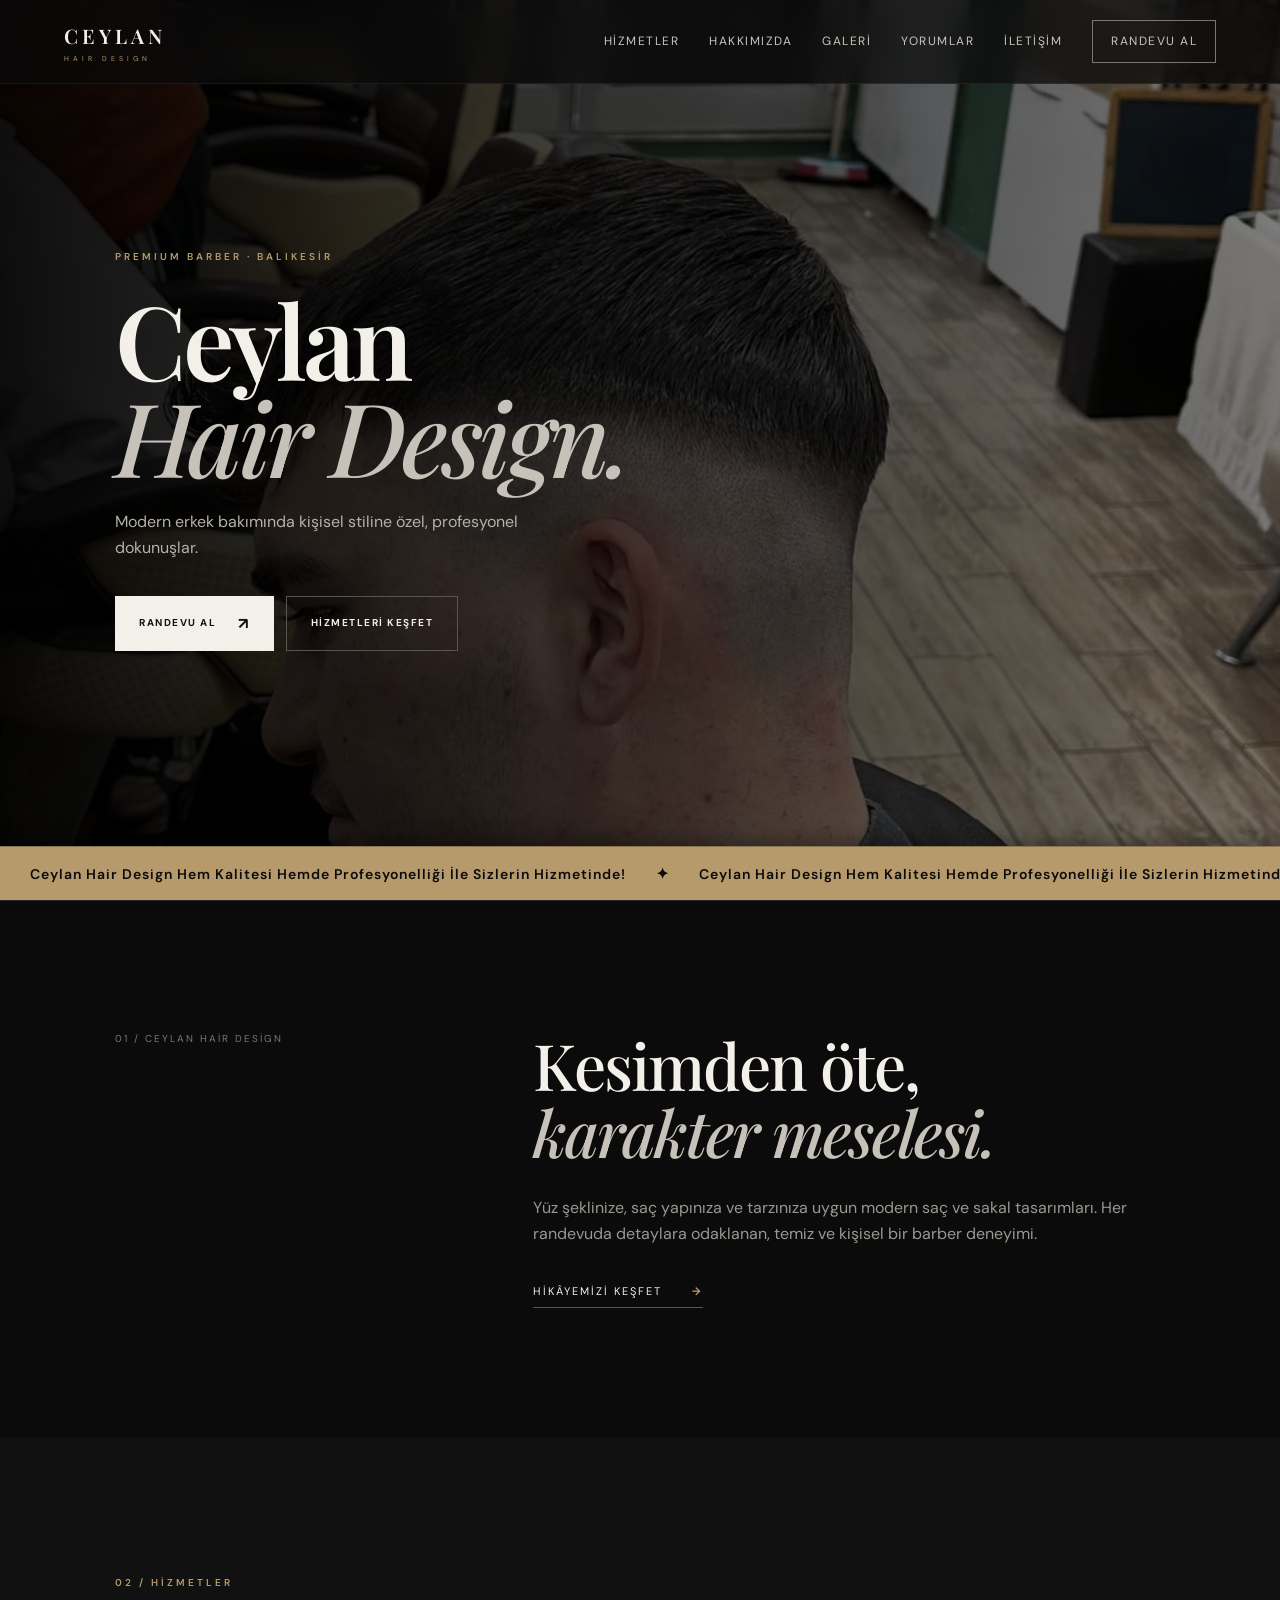
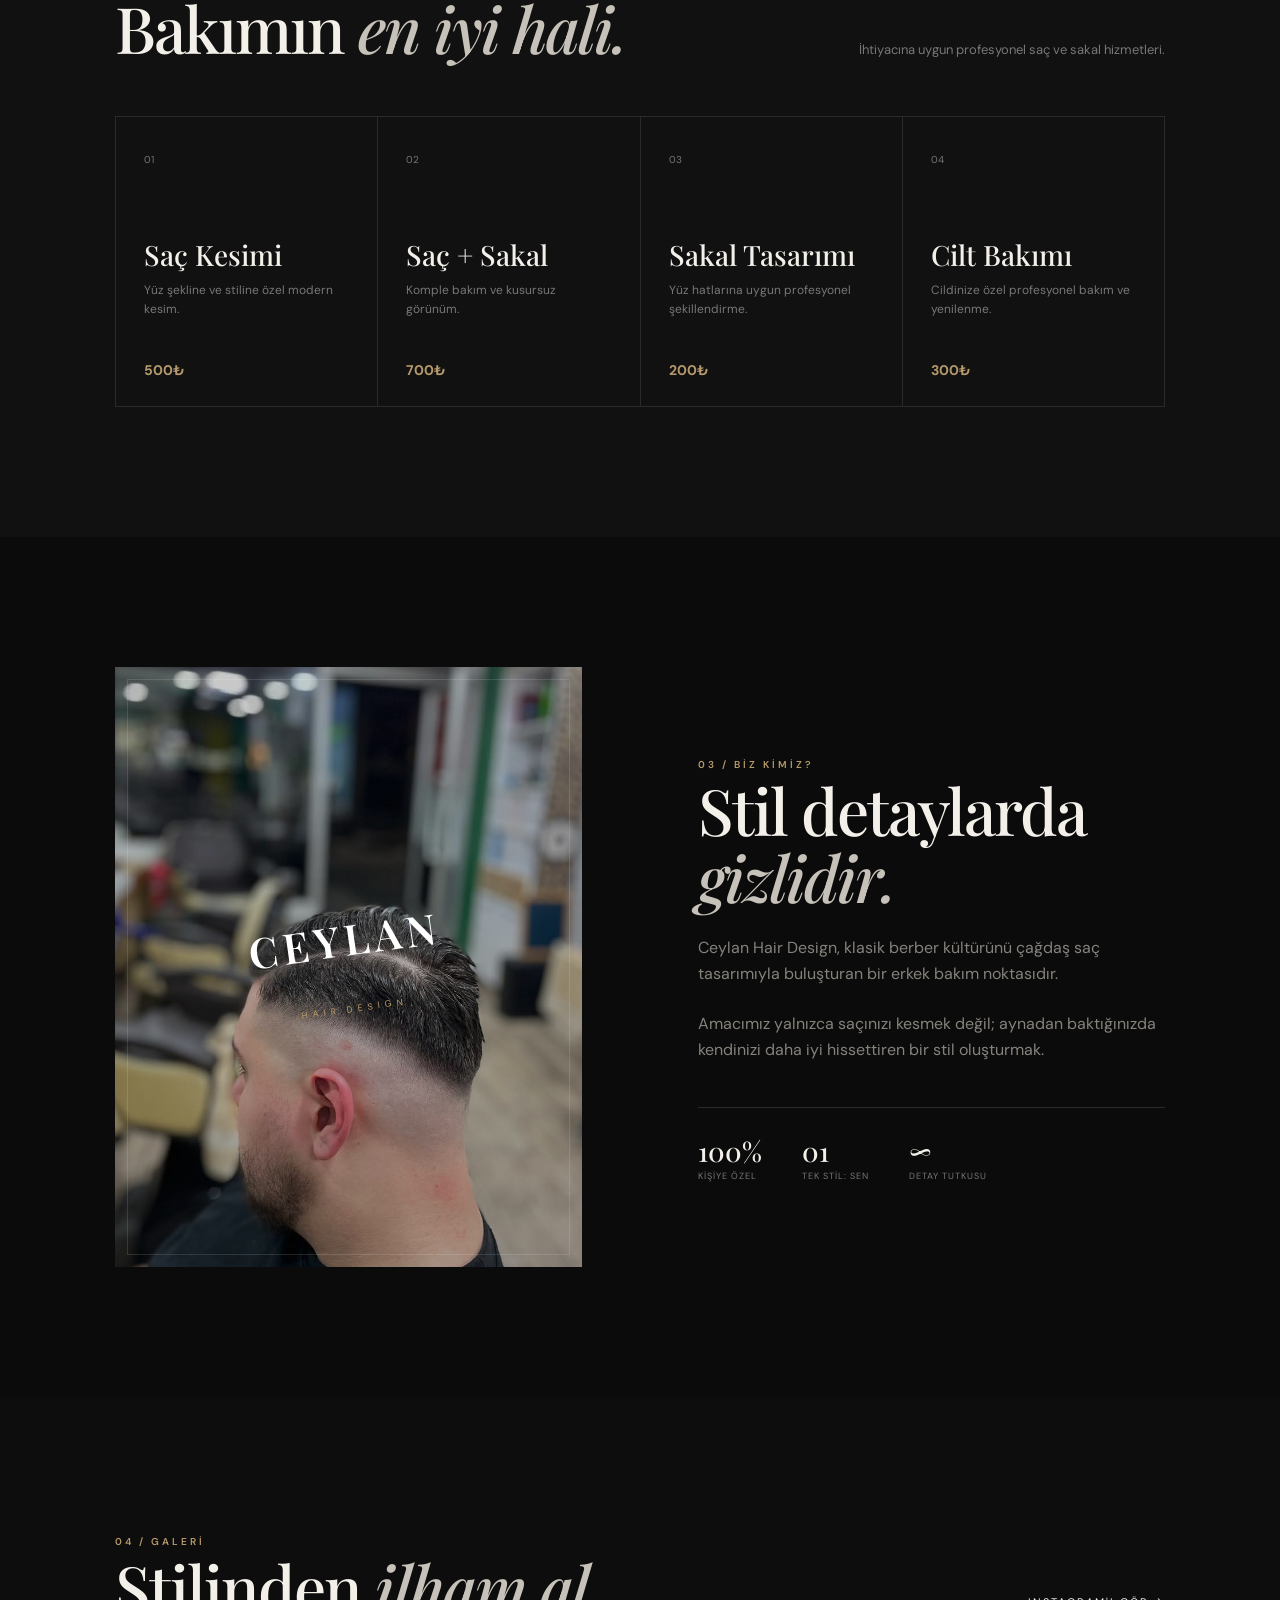
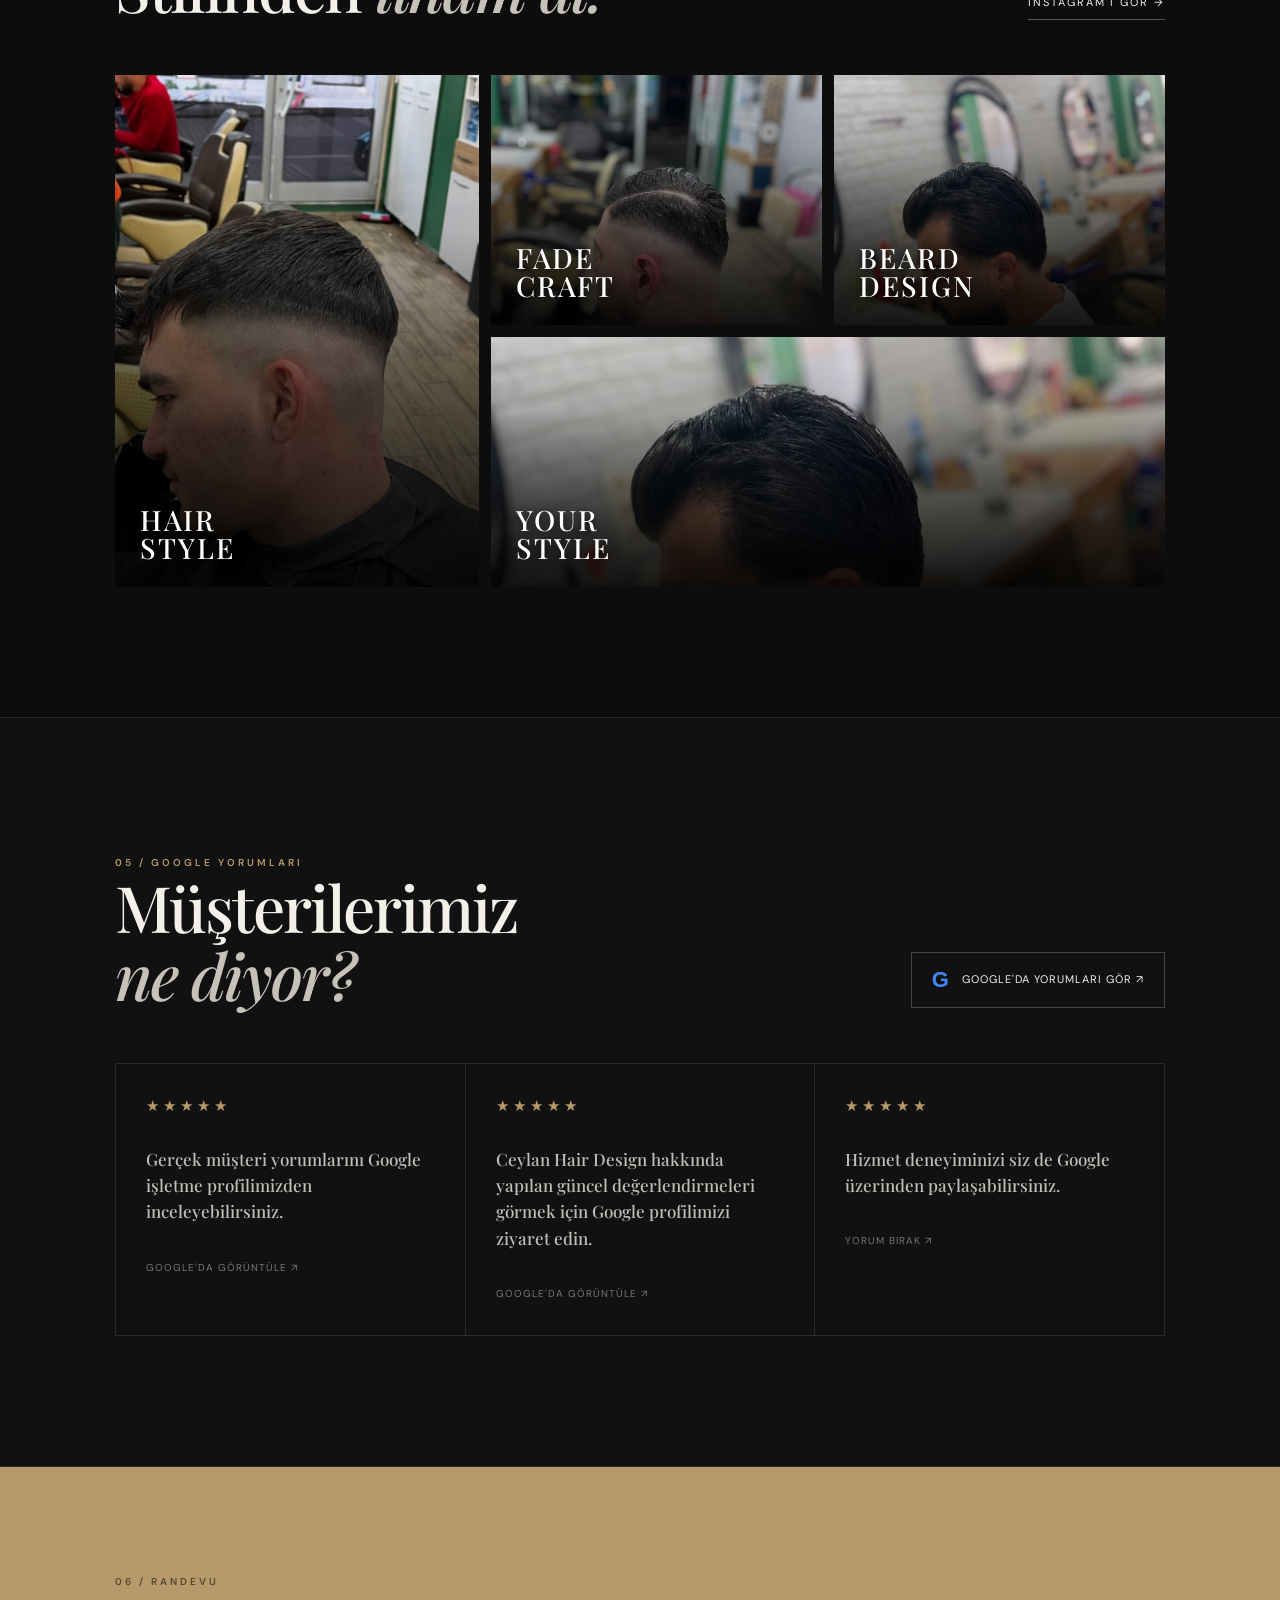
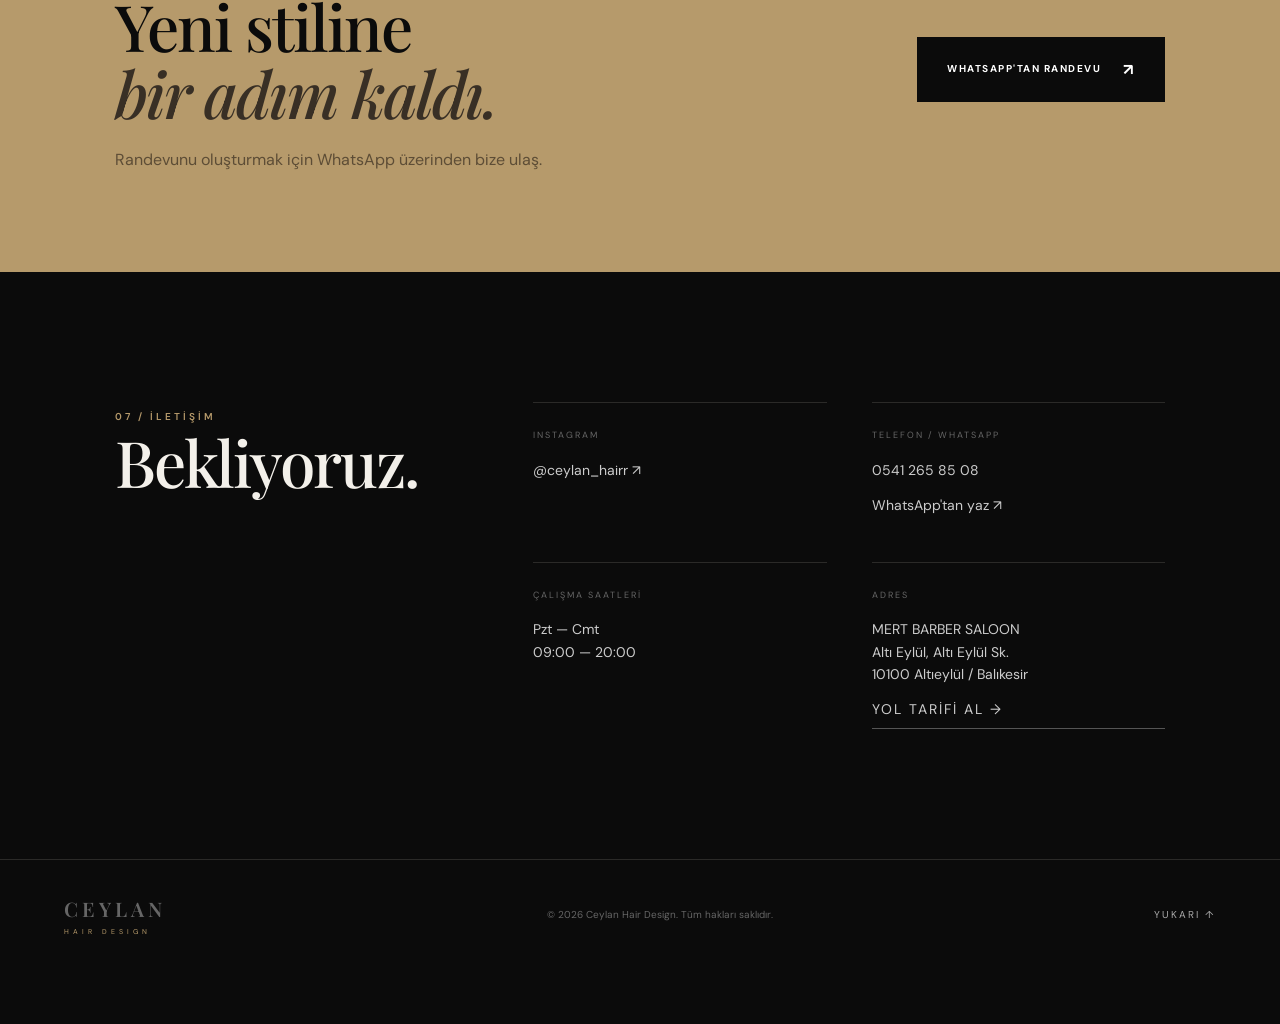
<file: index.html>
<!doctype html><html lang="tr"><head><meta charset="UTF-8"><meta name="viewport" content="width=device-width,initial-scale=1.0"><meta name="description" content="Ceylan Hair Design — modern erkek berberi, Balıkesir."><title>Ceylan Hair Design | Erkek Berberi</title><link rel="preconnect" href="https://fonts.googleapis.com"><link rel="preconnect" href="https://fonts.gstatic.com" crossorigin><link href="https://fonts.googleapis.com/css2?family=DM+Sans:wght@400;500;600;700&family=Playfair+Display:wght@500;600;700&display=swap" rel="stylesheet"><link rel="stylesheet" href="style.css"></head><body><div id="ticker"><div class="ticker-track"><span>Ceylan Hair Design Hem Kalitesi Hemde Profesyonelliği İle Sizlerin Hizmetinde!</span><b>✦</b><span>Ceylan Hair Design Hem Kalitesi Hemde Profesyonelliği İle Sizlerin Hizmetinde!</span><b>✦</b><span>Ceylan Hair Design Hem Kalitesi Hemde Profesyonelliği İle Sizlerin Hizmetinde!</span><b>✦</b><span>Ceylan Hair Design Hem Kalitesi Hemde Profesyonelliği İle Sizlerin Hizmetinde!</span><b>✦</b></div></div><header class="header"><a class="brand" href="#top"><span>CEYLAN</span><small>HAIR DESIGN</small></a><button class="menu" aria-label="Menüyü aç"><i></i><i></i></button><nav><a href="#hizmetler">Hizmetler</a><a href="#hakkimizda">Hakkımızda</a><a href="#galeri">Galeri</a><a href="#yorumlar">Yorumlar</a><a href="#iletisim">İletişim</a><a class="nav-cta" href="#randevu">Randevu Al</a></nav></header><main id="top"><section class="hero"><div class="hero-bg" style="background-image:linear-gradient(90deg,rgba(0,0,0,.94),rgba(0,0,0,.5)),url('assets/Screenshot_20260815-151736.jpg')"></div><div class="hero-content"><p class="eyebrow">PREMIUM BARBER · BALIKESİR</p><h1>Ceylan<br><em>Hair Design.</em></h1><p class="hero-text">Modern erkek bakımında kişisel stiline özel, profesyonel dokunuşlar.</p><div class="actions"><a class="btn btn-light" href="#randevu">Randevu Al <span>↗</span></a><a class="btn btn-ghost" href="#hizmetler">Hizmetleri Keşfet</a></div></div><div class="scroll">SCROLL <span></span></div></section><section class="intro"><div class="section-tag">01 / Ceylan Hair Design</div><div><h2>Kesimden öte,<br><em>karakter meselesi.</em></h2><p>Yüz şeklinize, saç yapınıza ve tarzınıza uygun modern saç ve sakal tasarımları. Her randevuda detaylara odaklanan, temiz ve kişisel bir barber deneyimi.</p><a class="text-link" href="#hakkimizda">Hikâyemizi keşfet <b>→</b></a></div></section><section id="hizmetler" class="services"><div class="section-head"><div><span class="eyebrow">02 / HİZMETLER</span><h2>Bakımın <em>en iyi hali.</em></h2></div><p>İhtiyacına uygun profesyonel saç ve sakal hizmetleri.</p></div><div class="service-grid"><article><span>01</span><h3>Saç Kesimi</h3><p>Yüz şekline ve stiline özel modern kesim.</p><strong>500₺</strong></article><article><span>02</span><h3>Saç + Sakal</h3><p>Komple bakım ve kusursuz görünüm.</p><strong>700₺</strong></article><article><span>03</span><h3>Sakal Tasarımı</h3><p>Yüz hatlarına uygun profesyonel şekillendirme.</p><strong>200₺</strong></article><article><span>04</span><h3>Cilt Bakımı</h3><p>Cildinize özel profesyonel bakım ve yenilenme.</p><strong>300₺</strong></article></div></section><section id="hakkimizda" class="about"><div class="about-photo" style="background-image:linear-gradient(rgba(0,0,0,.2),rgba(0,0,0,.35)),url('assets/Screenshot_20260815-151759.jpg')"><div class="photo-placeholder">CEYLAN<br><small>HAIR DESIGN</small></div></div><div class="about-copy"><span class="eyebrow">03 / BİZ KİMİZ?</span><h2>Stil detaylarda<br><em>gizlidir.</em></h2><p>Ceylan Hair Design, klasik berber kültürünü çağdaş saç tasarımıyla buluşturan bir erkek bakım noktasıdır.</p><p>Amacımız yalnızca saçınızı kesmek değil; aynadan baktığınızda kendinizi daha iyi hissettiren bir stil oluşturmak.</p><div class="stats"><div><b>100%</b><small>Kişiye Özel</small></div><div><b>01</b><small>Tek Stil: Sen</small></div><div><b>∞</b><small>Detay Tutkusu</small></div></div></div></section><section id="galeri" class="gallery"><div class="section-head"><div><span class="eyebrow">04 / GALERİ</span><h2>Stilinden <em>ilham al.</em></h2></div><a class="text-link" href="https://www.instagram.com/ceylan_hairr/" target="_blank" rel="noopener">Instagram'ı Gör →</a></div><div class="gallery-grid"><div class="gallery-card tall" style="background-image:linear-gradient(0deg,rgba(0,0,0,.65),transparent),url('assets/Screenshot_20260815-151736.jpg')"><span>HAIR<br>STYLE</span></div><div class="gallery-card" style="background-image:linear-gradient(0deg,rgba(0,0,0,.65),transparent),url('assets/Screenshot_20260815-151759.jpg')"><span>FADE<br>CRAFT</span></div><div class="gallery-card" style="background-image:linear-gradient(0deg,rgba(0,0,0,.65),transparent),url('assets/Screenshot_20260815-151811.jpg')"><span>BEARD<br>DESIGN</span></div><div class="gallery-card wide" style="background-image:linear-gradient(0deg,rgba(0,0,0,.65),transparent),url('assets/Screenshot_20260815-151811.jpg')"><span>YOUR<br>STYLE</span></div></div></section><section id="yorumlar" class="reviews"><div class="reviews-head"><div><span class="eyebrow">05 / GOOGLE YORUMLARI</span><h2>Müşterilerimiz<br><em>ne diyor?</em></h2></div><a class="google-link" href="https://www.google.com/search?q=MERT+BARBER+SALOON+Bal%C4%B1kesir" target="_blank" rel="noopener"><span class="google-mark">G</span> Google'da yorumları gör ↗</a></div><div class="reviews-grid"><article><div class="stars">★★★★★</div><p>Gerçek müşteri yorumlarını Google işletme profilimizden inceleyebilirsiniz.</p><span>Google'da görüntüle ↗</span></article><article><div class="stars">★★★★★</div><p>Ceylan Hair Design hakkında yapılan güncel değerlendirmeleri görmek için Google profilimizi ziyaret edin.</p><span>Google'da görüntüle ↗</span></article><article><div class="stars">★★★★★</div><p>Hizmet deneyiminizi siz de Google üzerinden paylaşabilirsiniz.</p><span>Yorum bırak ↗</span></article></div></section><section id="randevu" class="booking"><div><span class="eyebrow">06 / RANDEVU</span><h2>Yeni stiline<br><em>bir adım kaldı.</em></h2><p>Randevunu oluşturmak için WhatsApp üzerinden bize ulaş.</p></div><a class="btn btn-light big" href="https://wa.me/905412658508?text=Merhaba%20Ceylan%20Hair%20Design%2C%20randevu%20almak%20istiyorum." target="_blank" rel="noopener">WhatsApp'tan Randevu <span>↗</span></a></section><section id="iletisim" class="contact"><div><span class="eyebrow">07 / İLETİŞİM</span><h2>Bekliyoruz.</h2></div><div class="contact-grid"><div><small>INSTAGRAM</small><a href="https://www.instagram.com/ceylan_hairr/" target="_blank" rel="noopener">@ceylan_hairr ↗</a></div><div><small>TELEFON / WHATSAPP</small><a href="tel:+905412658508">0541 265 85 08</a><a href="https://wa.me/905412658508?text=Merhaba%20Ceylan%20Hair%20Design" target="_blank" rel="noopener">WhatsApp'tan yaz ↗</a></div><div><small>ÇALIŞMA SAATLERİ</small><p>Pzt — Cmt<br>09:00 — 20:00</p></div><div><small>ADRES</small><p>MERT BARBER SALOON<br>Altı Eylül, Altı Eylül Sk.<br>10100 Altıeylül / Balıkesir</p><a class="text-link" href="https://www.google.com/maps/search/?api=1&query=MERT+BARBER+SALOON+Balıkesir" target="_blank" rel="noopener">Yol tarifi al →</a></div></div></section></main><footer><a class="brand" href="#top"><span>CEYLAN</span><small>HAIR DESIGN</small></a><p>© 2026 Ceylan Hair Design. Tüm hakları saklıdır.</p><a href="#top">Yukarı ↑</a></footer><script src="script.js"></script></body></html>
</file>
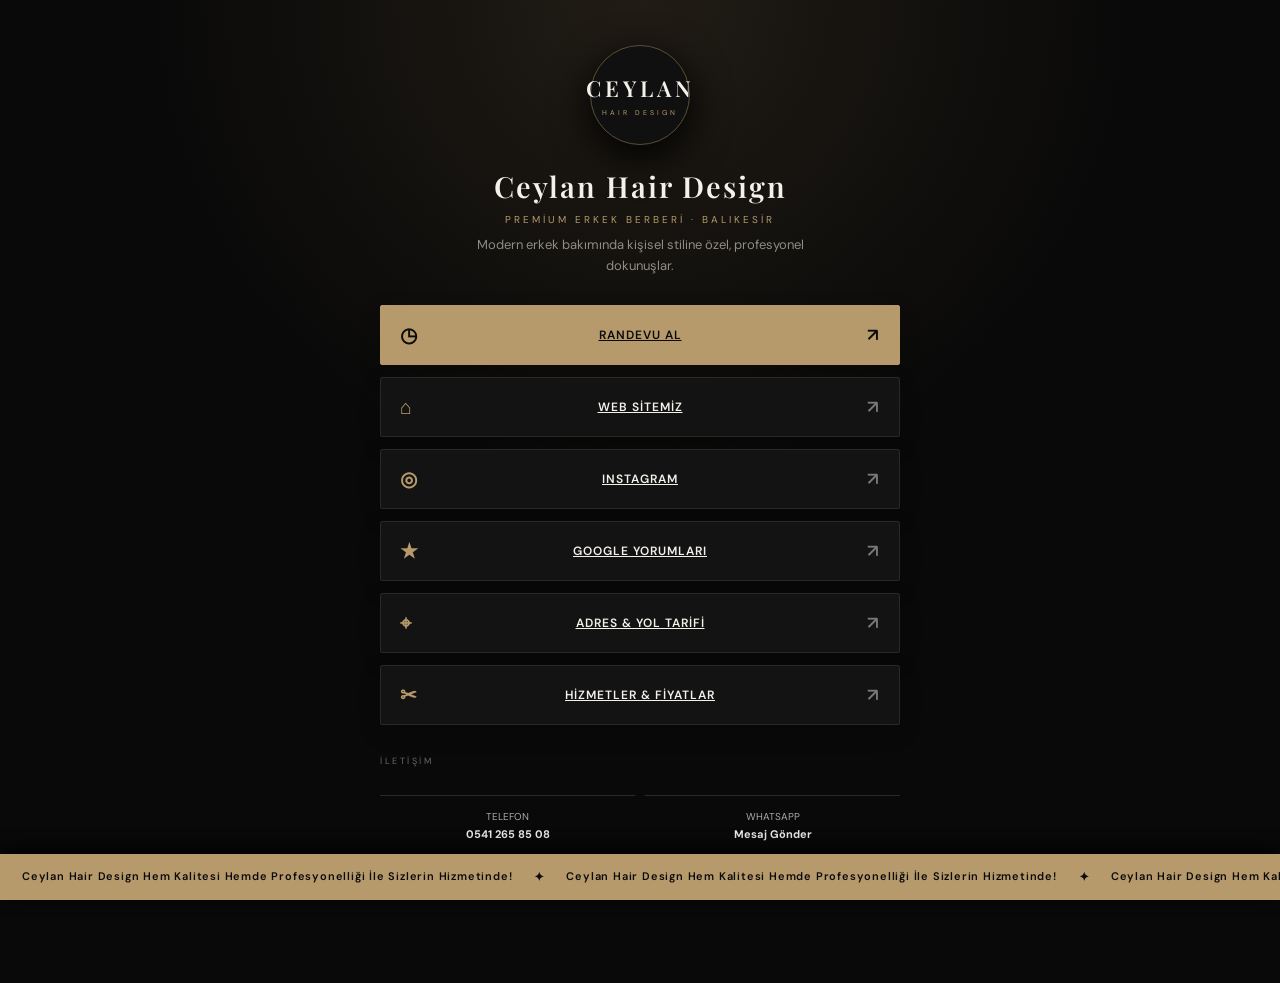
<file: links.html>
<!doctype html><html lang="tr"><head><meta charset="UTF-8"><meta name="viewport" content="width=device-width,initial-scale=1.0"><meta name="theme-color" content="#0b0b0b"><title>Ceylan Hair Design | Linkler</title><meta name="description" content="Ceylan Hair Design resmi bağlantıları."><link rel="preconnect" href="https://fonts.googleapis.com"><link rel="preconnect" href="https://fonts.gstatic.com" crossorigin><link href="https://fonts.googleapis.com/css2?family=DM+Sans:wght@400;500;600;700&family=Playfair+Display:wght@500;600;700&display=swap" rel="stylesheet"><style>:root{--bg:#090909;--card:#141414;--line:#292929;--text:#f4f1eb;--muted:#8f8c86;--gold:#b69a6b}*{box-sizing:border-box}html,body{margin:0;min-height:100%;font-family:'DM Sans',sans-serif;background:radial-gradient(circle at 50% 0,#211c15 0,#090909 42%);color:var(--text)}body{padding:35px 18px 82px;overflow-x:hidden}.wrap{width:min(520px,100%);margin:auto;text-align:center}.logo{width:100px;height:100px;border:1px solid #5c4d36;border-radius:50%;margin:10px auto 22px;display:grid;place-content:center;background:#101010;box-shadow:0 12px 40px #000}.logo b{font:600 22px 'Playfair Display',serif;letter-spacing:4px}.logo small{font-size:7px;letter-spacing:3px;color:var(--gold);margin-top:5px}.name{font:600 29px 'Playfair Display',serif;letter-spacing:2px;margin:0}.tag{color:var(--gold);font-size:10px;letter-spacing:3px;text-transform:uppercase;margin:8px 0 9px}.bio{color:var(--muted);font-size:13px;line-height:1.6;margin:0 auto 28px;max-width:390px}.links{display:grid;gap:12px}.link{position:relative;min-height:60px;border:1px solid var(--line);background:rgba(20,20,20,.9);display:flex;align-items:center;justify-content:center;border-radius:2px;color:var(--text);font-size:12px;font-weight:600;letter-spacing:1px;text-transform:uppercase;transition:.25s;box-shadow:0 7px 22px rgba(0,0,0,.18)}.link:hover{border-color:var(--gold);transform:translateY(-2px);background:#191817}.icon{position:absolute;left:19px;font-size:20px;color:var(--gold)}.arrow{position:absolute;right:19px;color:#777;font-size:18px}.primary{background:var(--gold);color:#0b0b0b;border-color:var(--gold)}.primary .icon,.primary .arrow{color:#0b0b0b}.section{margin:30px 0 12px;text-align:left;color:#696761;font-size:9px;letter-spacing:2.5px;text-transform:uppercase}.contact{display:grid;grid-template-columns:1fr 1fr;gap:10px;margin-top:28px}.contact a{border-top:1px solid var(--line);padding:14px 8px;color:#aaa;font-size:10px;text-decoration:none}.contact strong{display:block;color:#eee;font-size:11px;margin-top:4px}.footer{margin-top:34px;color:#555;font-size:9px;letter-spacing:1px}.ticker{position:fixed;left:0;bottom:0;width:100%;height:46px;background:var(--gold);color:#0b0b0b;z-index:9999;overflow:hidden;display:flex;align-items:center;box-shadow:0 -5px 18px #000}.track{display:flex;width:max-content;white-space:nowrap;animation:move 22s linear infinite}.track span{font-weight:600;font-size:11px;letter-spacing:.8px;padding:0 22px}.track b{font-size:12px}@keyframes move{to{transform:translateX(-50%)}}@media(max-width:420px){body{padding-top:25px}.logo{width:88px;height:88px}.name{font-size:26px}.link{min-height:57px}.ticker{height:44px}.track{animation-duration:18s}.track span{font-size:10px;padding:0 17px}}</style></head><body><div class="wrap"><div class="logo"><b>CEYLAN</b><small>HAIR DESIGN</small></div><h1 class="name">Ceylan Hair Design</h1><div class="tag">Premium Erkek Berberi · Balıkesir</div><p class="bio">Modern erkek bakımında kişisel stiline özel, profesyonel dokunuşlar.</p><div class="links"><a class="link primary" href="https://wa.me/905412658508?text=Merhaba%20Ceylan%20Hair%20Design%2C%20randevu%20almak%20istiyorum." target="_blank" rel="noopener"><span class="icon">◷</span>Randevu Al<span class="arrow">↗</span></a><a class="link" href="https://furkansimsekbarber.github.io/ceylan-hair-design/" target="_blank" rel="noopener"><span class="icon">⌂</span>Web Sitemiz<span class="arrow">↗</span></a><a class="link" href="https://www.instagram.com/ceylan_hairr/" target="_blank" rel="noopener"><span class="icon">◎</span>Instagram<span class="arrow">↗</span></a><a class="link" href="https://www.google.com/search?q=MERT+BARBER+SALOON+Bal%C4%B1kesir" target="_blank" rel="noopener"><span class="icon">★</span>Google Yorumları<span class="arrow">↗</span></a><a class="link" href="https://www.google.com/maps/search/?api=1&query=MERT+BARBER+SALOON+Balıkesir" target="_blank" rel="noopener"><span class="icon">⌖</span>Adres & Yol Tarifi<span class="arrow">↗</span></a><a class="link" href="https://furkansimsekbarber.github.io/ceylan-hair-design/#hizmetler" target="_blank" rel="noopener"><span class="icon">✂</span>Hizmetler & Fiyatlar<span class="arrow">↗</span></a></div><div class="section">İletişim</div><div class="contact"><a href="tel:+905412658508">TELEFON<strong>0541 265 85 08</strong></a><a href="https://wa.me/905412658508" target="_blank" rel="noopener">WHATSAPP<strong>Mesaj Gönder</strong></a></div><div class="footer">© 2026 Ceylan Hair Design</div></div><div class="ticker"><div class="track"><span>Ceylan Hair Design Hem Kalitesi Hemde Profesyonelliği İle Sizlerin Hizmetinde!</span><b>✦</b><span>Ceylan Hair Design Hem Kalitesi Hemde Profesyonelliği İle Sizlerin Hizmetinde!</span><b>✦</b><span>Ceylan Hair Design Hem Kalitesi Hemde Profesyonelliği İle Sizlerin Hizmetinde!</span><b>✦</b><span>Ceylan Hair Design Hem Kalitesi Hemde Profesyonelliği İle Sizlerin Hizmetinde!</span><b>✦</b></div></div></body></html>
</file>
<file: style.css>
:root{--bg:#0b0b0b;--panel:#121212;--text:#f3f0ea;--muted:#9a9791;--line:#2b2a28;--accent:#b69a6b;--serif:'Playfair Display',serif;--sans:'DM Sans',sans-serif}*{box-sizing:border-box;margin:0;padding:0}html{scroll-behavior:smooth}body{background:var(--bg);color:var(--text);font-family:var(--sans);line-height:1.6;padding-bottom:54px}a{color:inherit;text-decoration:none}button{font:inherit}#ticker{position:fixed!important;left:0!important;right:0!important;bottom:0!important;top:auto!important;width:100%!important;height:54px!important;z-index:2147483647!important;display:flex;align-items:center;overflow:hidden;background:var(--accent);color:#0b0b0b;border-top:1px solid rgba(0,0,0,.25);box-shadow:0 -5px 20px rgba(0,0,0,.35);white-space:nowrap;pointer-events:none;isolation:isolate;contain:layout paint;transform:translate3d(0,0,0);-webkit-transform:translate3d(0,0,0)}.ticker-track{display:flex;flex:0 0 max-content;width:max-content;min-width:max-content;align-items:center;animation:tickerMove 24s linear infinite;will-change:transform;transform:translate3d(0,0,0);-webkit-transform:translate3d(0,0,0)}.ticker-track span{display:block;flex:0 0 auto;font:600 14px var(--sans);letter-spacing:1px;padding:0 30px}.ticker-track b{display:block;flex:0 0 auto;font-size:15px}@keyframes tickerMove{0%{transform:translate3d(0,0,0)}100%{transform:translate3d(-50%,0,0)}}.header{height:84px;position:fixed;top:0;left:0;right:0;z-index:20;display:flex;align-items:center;justify-content:space-between;padding:0 5vw;background:rgba(11,11,11,.72);backdrop-filter:blur(18px);border-bottom:1px solid rgba(255,255,255,.06)}.brand{display:flex;flex-direction:column;line-height:1}.brand span{font:600 20px var(--serif);letter-spacing:4px}.brand small{font-size:7px;letter-spacing:4px;color:var(--accent);margin-top:6px}nav{display:flex;gap:30px;align-items:center;font-size:12px;text-transform:uppercase;letter-spacing:1.5px}nav a{color:#c8c5bf;transition:.25s}nav a:hover{color:#fff}.nav-cta{border:1px solid #777;padding:11px 18px}.menu{display:none;background:none;border:0}.menu i{display:block;width:25px;height:1px;background:#fff;margin:7px}.hero{min-height:100vh;position:relative;display:flex;align-items:center;padding:130px 9vw;overflow:hidden}.hero-bg{position:absolute;inset:0;background-position:center;background-size:cover;background-repeat:no-repeat;filter:saturate(.7)}.hero-content{position:relative;max-width:780px}.eyebrow{font-size:10px;letter-spacing:3px;color:var(--accent);font-weight:600}.hero h1{font:600 clamp(55px,8vw,108px)/.95 var(--serif);letter-spacing:-4px;margin:25px 0}.hero h1 em,h2 em{font-style:italic;color:#c7c2b9;font-weight:500}.hero-text{max-width:480px;color:#b5b1aa;font-size:16px;margin-bottom:35px}.actions{display:flex;gap:12px;flex-wrap:wrap}.btn{display:inline-flex;gap:22px;align-items:center;justify-content:center;padding:15px 24px;text-transform:uppercase;letter-spacing:1.5px;font-size:10px;font-weight:700}.btn-light{background:var(--text);color:#111}.btn-light span{font-size:16px}.btn-ghost{border:1px solid #555;color:#eee}.scroll{position:absolute;bottom:35px;right:8vw;color:#777;font-size:9px;letter-spacing:3px;display:flex;align-items:center;gap:12px}.scroll span{width:60px;height:1px;background:#555}.intro,.services,.about,.gallery,.contact,.reviews{padding:130px 9vw}.intro{display:grid;grid-template-columns:1fr 2fr;gap:8vw;border-top:1px solid var(--line)}.section-tag{font-size:10px;letter-spacing:2px;color:#777;text-transform:uppercase}.intro h2,.section-head h2,.about h2,.booking h2,.contact h2,.reviews h2{font:500 clamp(42px,5vw,68px)/1.05 var(--serif);letter-spacing:-2px}.intro p{max-width:620px;color:var(--muted);margin:30px 0;font-size:16px}.text-link{display:inline-block;border-bottom:1px solid #555;padding-bottom:7px;font-size:11px;text-transform:uppercase;letter-spacing:2px}.text-link b{margin-left:25px;color:var(--accent)}.services{background:#111}.section-head{display:flex;justify-content:space-between;gap:30px;align-items:end;margin-bottom:55px}.section-head>p{max-width:330px;color:#777;font-size:13px}.service-grid{display:grid;grid-template-columns:repeat(4,1fr);border-top:1px solid var(--line);border-left:1px solid var(--line)}.service-grid article{min-height:290px;padding:28px;border-right:1px solid var(--line);border-bottom:1px solid var(--line);transition:.3s;position:relative}.service-grid article:hover{background:#181818;transform:translateY(-6px)}.service-grid article span{font-size:10px;color:#777}.service-grid h3{font:500 28px var(--serif);margin-top:65px}.service-grid p{color:#777;font-size:12px;margin-top:8px}.service-grid strong{position:absolute;bottom:25px;color:var(--accent);font-size:14px}.about{display:grid;grid-template-columns:1fr 1fr;gap:9vw;align-items:center}.about-photo{min-height:600px;background-position:center;background-size:cover;background-repeat:no-repeat;display:grid;place-items:center;position:relative;overflow:hidden}.about-photo:after{content:'';position:absolute;inset:12px;border:1px solid rgba(255,255,255,.12)}.photo-placeholder{text-align:center;font:600 42px var(--serif);letter-spacing:5px;transform:rotate(-8deg);color:#fff;text-shadow:0 3px 20px #000}.photo-placeholder small{font:9px var(--sans);letter-spacing:5px;color:var(--accent)}.about-copy p{color:#85827c;max-width:520px;margin-top:25px}.stats{display:flex;gap:40px;margin-top:45px;border-top:1px solid var(--line);padding-top:25px}.stats div{display:flex;flex-direction:column}.stats b{font:500 27px var(--serif)}.stats small{color:#777;font-size:9px;text-transform:uppercase;letter-spacing:1px}.gallery{background:#0d0d0d}.gallery-grid{display:grid;grid-template-columns:1.1fr 1fr 1fr;grid-auto-rows:250px;gap:12px}.gallery-card{background-position:center;background-size:cover;background-repeat:no-repeat;display:flex;align-items:flex-end;padding:25px;overflow:hidden;position:relative;transition:.35s}.gallery-card:hover{transform:translateY(-4px);filter:saturate(1.1)}.gallery-card:after{content:'';position:absolute;inset:0;background:linear-gradient(0deg,rgba(0,0,0,.72),rgba(0,0,0,.05) 70%)}.gallery-card span{font:500 28px/1 var(--serif);letter-spacing:2px;color:#fff;position:relative;z-index:1;text-shadow:0 2px 12px #000}.gallery-card.tall{grid-row:span 2}.gallery-card.wide{grid-column:2/4}.reviews{background:#111;border-top:1px solid var(--line);border-bottom:1px solid var(--line)}.reviews-head{display:flex;justify-content:space-between;align-items:flex-end;gap:35px;margin-bottom:55px}.google-link{display:inline-flex;align-items:center;gap:12px;border:1px solid #444;padding:14px 20px;font-size:11px;text-transform:uppercase;letter-spacing:1px;transition:.25s}.google-link:hover{border-color:var(--accent);transform:translateY(-2px)}.google-mark{font:bold 22px Arial;color:#4285f4}.reviews-grid{display:grid;grid-template-columns:repeat(3,1fr);border-top:1px solid var(--line);border-left:1px solid var(--line)}.reviews-grid article{min-height:245px;padding:30px;border-right:1px solid var(--line);border-bottom:1px solid var(--line)}.stars{color:var(--accent);letter-spacing:4px;font-size:15px}.reviews-grid p{color:#c1beb7;font:500 17px/1.55 var(--serif);margin:28px 0}.reviews-grid span{font-size:10px;letter-spacing:1px;text-transform:uppercase;color:#777}.booking{padding:100px 9vw;background:var(--accent);color:#0b0b0b;display:flex;justify-content:space-between;align-items:center;gap:40px}.booking .eyebrow{color:#57472e}.booking h2 em{color:#382f25}.booking p{margin-top:20px;color:#5d4d36}.booking .btn-light{background:#0b0b0b;color:#fff}.big{padding:20px 30px;white-space:nowrap}.contact{display:grid;grid-template-columns:1fr 2fr;gap:8vw}.contact-grid{display:grid;grid-template-columns:1fr 1fr;gap:45px}.contact-grid div{border-top:1px solid var(--line);padding-top:17px}.contact-grid small{font-size:9px;letter-spacing:2px;color:#666}.contact-grid a,.contact-grid p{display:block;margin-top:13px;font-size:14px;color:#ccc}.contact-grid a:hover{color:var(--accent)}footer{padding:35px 5vw;border-top:1px solid var(--line);display:flex;align-items:center;justify-content:space-between;color:#666;font-size:10px}footer>a:last-child{letter-spacing:2px;text-transform:uppercase;color:#aaa}@media(max-width:800px){.header{height:72px;padding:0 6vw}nav{display:none;position:absolute;top:72px;left:0;right:0;background:#0b0b0b;padding:25px 6vw;flex-direction:column;align-items:flex-start;border-bottom:1px solid var(--line)}nav.open{display:flex}.menu{display:block}.hero{padding:120px 7vw 90px}.hero h1{font-size:62px;letter-spacing:-2px}.intro,.about,.contact{grid-template-columns:1fr;padding:90px 7vw;gap:45px}.services,.gallery,.reviews{padding:90px 7vw}.section-head,.reviews-head{align-items:flex-start;flex-direction:column}.service-grid{grid-template-columns:1fr 1fr}.service-grid article{min-height:260px;padding:22px}.service-grid h3{font-size:23px;margin-top:45px}.about-photo{min-height:430px}.booking{padding:80px 7vw;display:block}.booking .btn{margin-top:35px}.contact-grid{gap:30px}.gallery-grid{grid-template-columns:1fr 1fr;grid-auto-rows:200px}.gallery-card.tall{grid-row:span 2}.gallery-card.wide{grid-column:1/3}.reviews-grid{grid-template-columns:1fr}.reviews-grid article{min-height:210px}footer{padding:30px 7vw;flex-wrap:wrap;gap:25px}#ticker{height:50px}.ticker-track{animation-duration:20s}.ticker-track span{font-size:12px;padding:0 22px}}@media(max-width:480px){.hero h1{font-size:53px}.service-grid{grid-template-columns:1fr}.contact-grid{grid-template-columns:1fr}.gallery-grid{grid-template-columns:1fr}.gallery-card.tall{grid-row:auto;height:260px}.gallery-card.wide{grid-column:auto}.scroll{display:none}.actions{flex-direction:column;align-items:stretch}.btn{text-align:center}.google-link{width:100%;justify-content:center}#ticker{height:48px}.ticker-track{animation-duration:18s}.ticker-track span{font-size:11px;padding:0 18px}}
</file>
